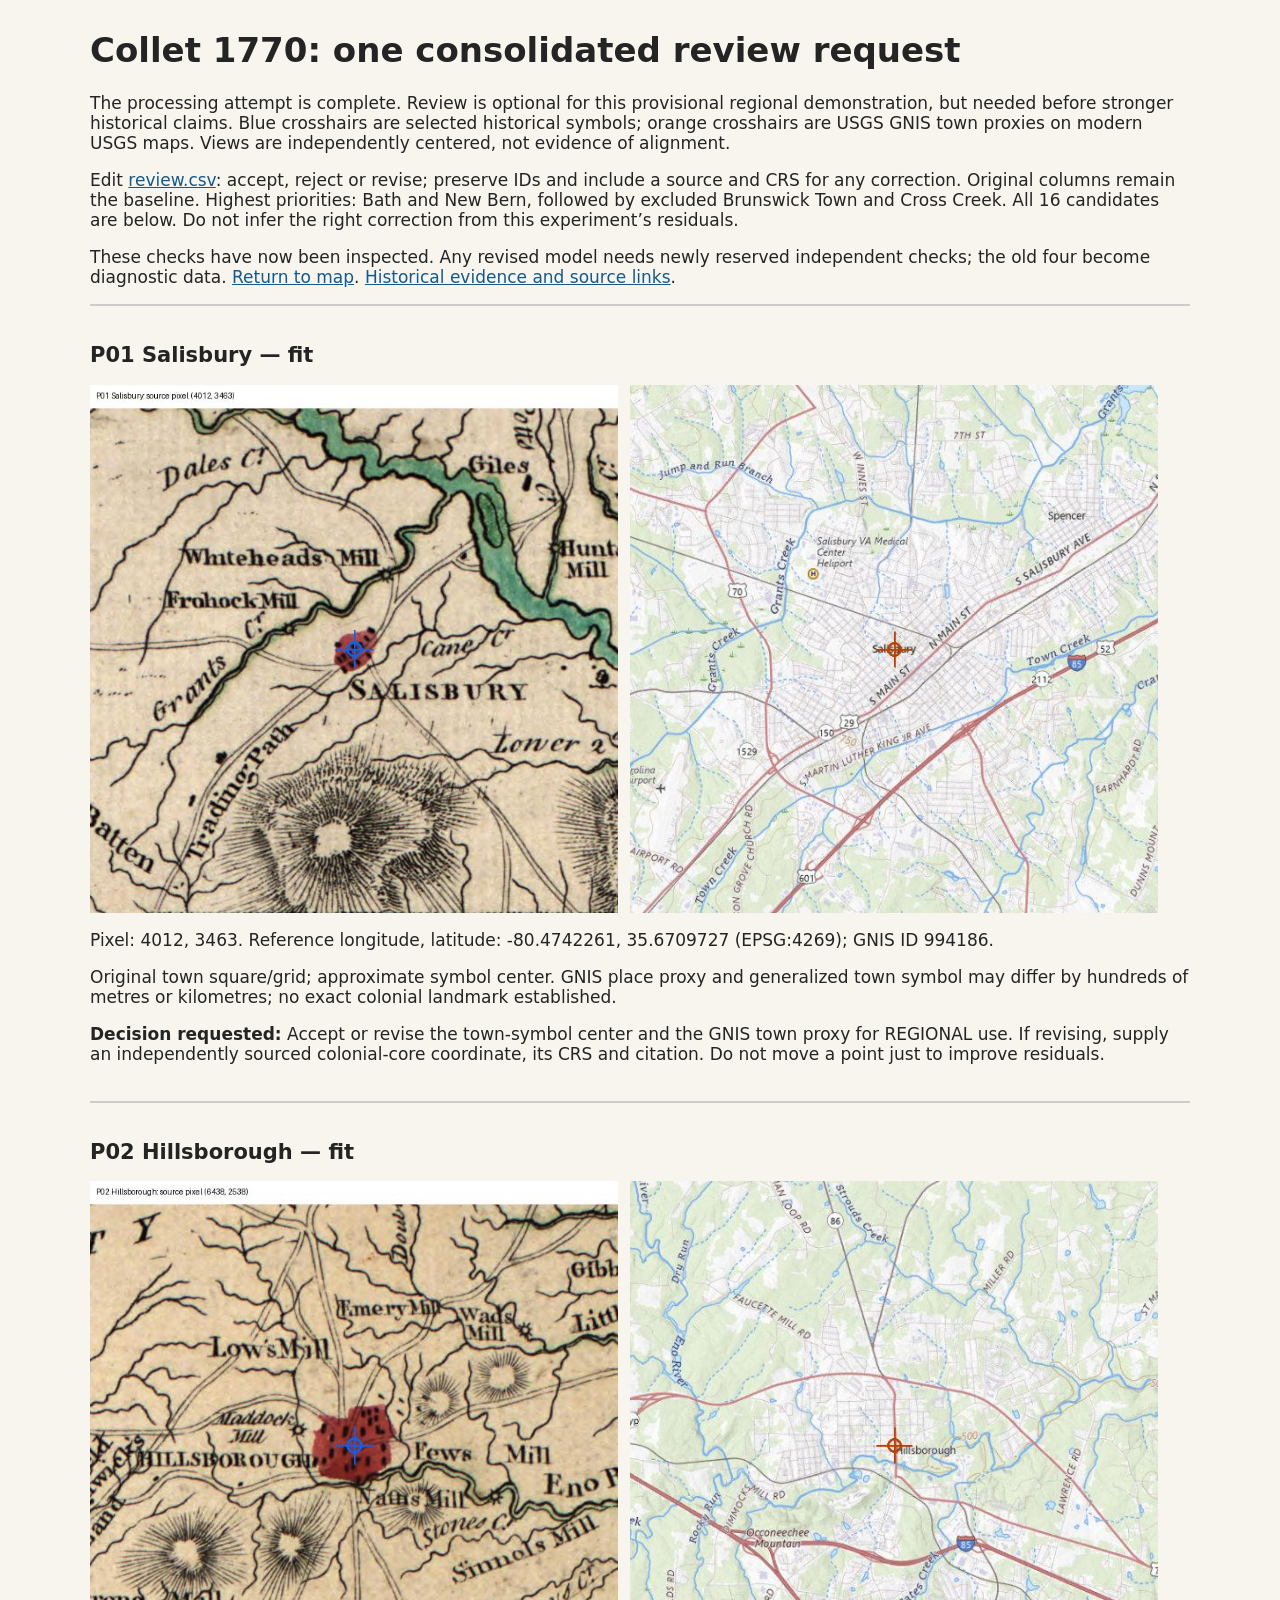
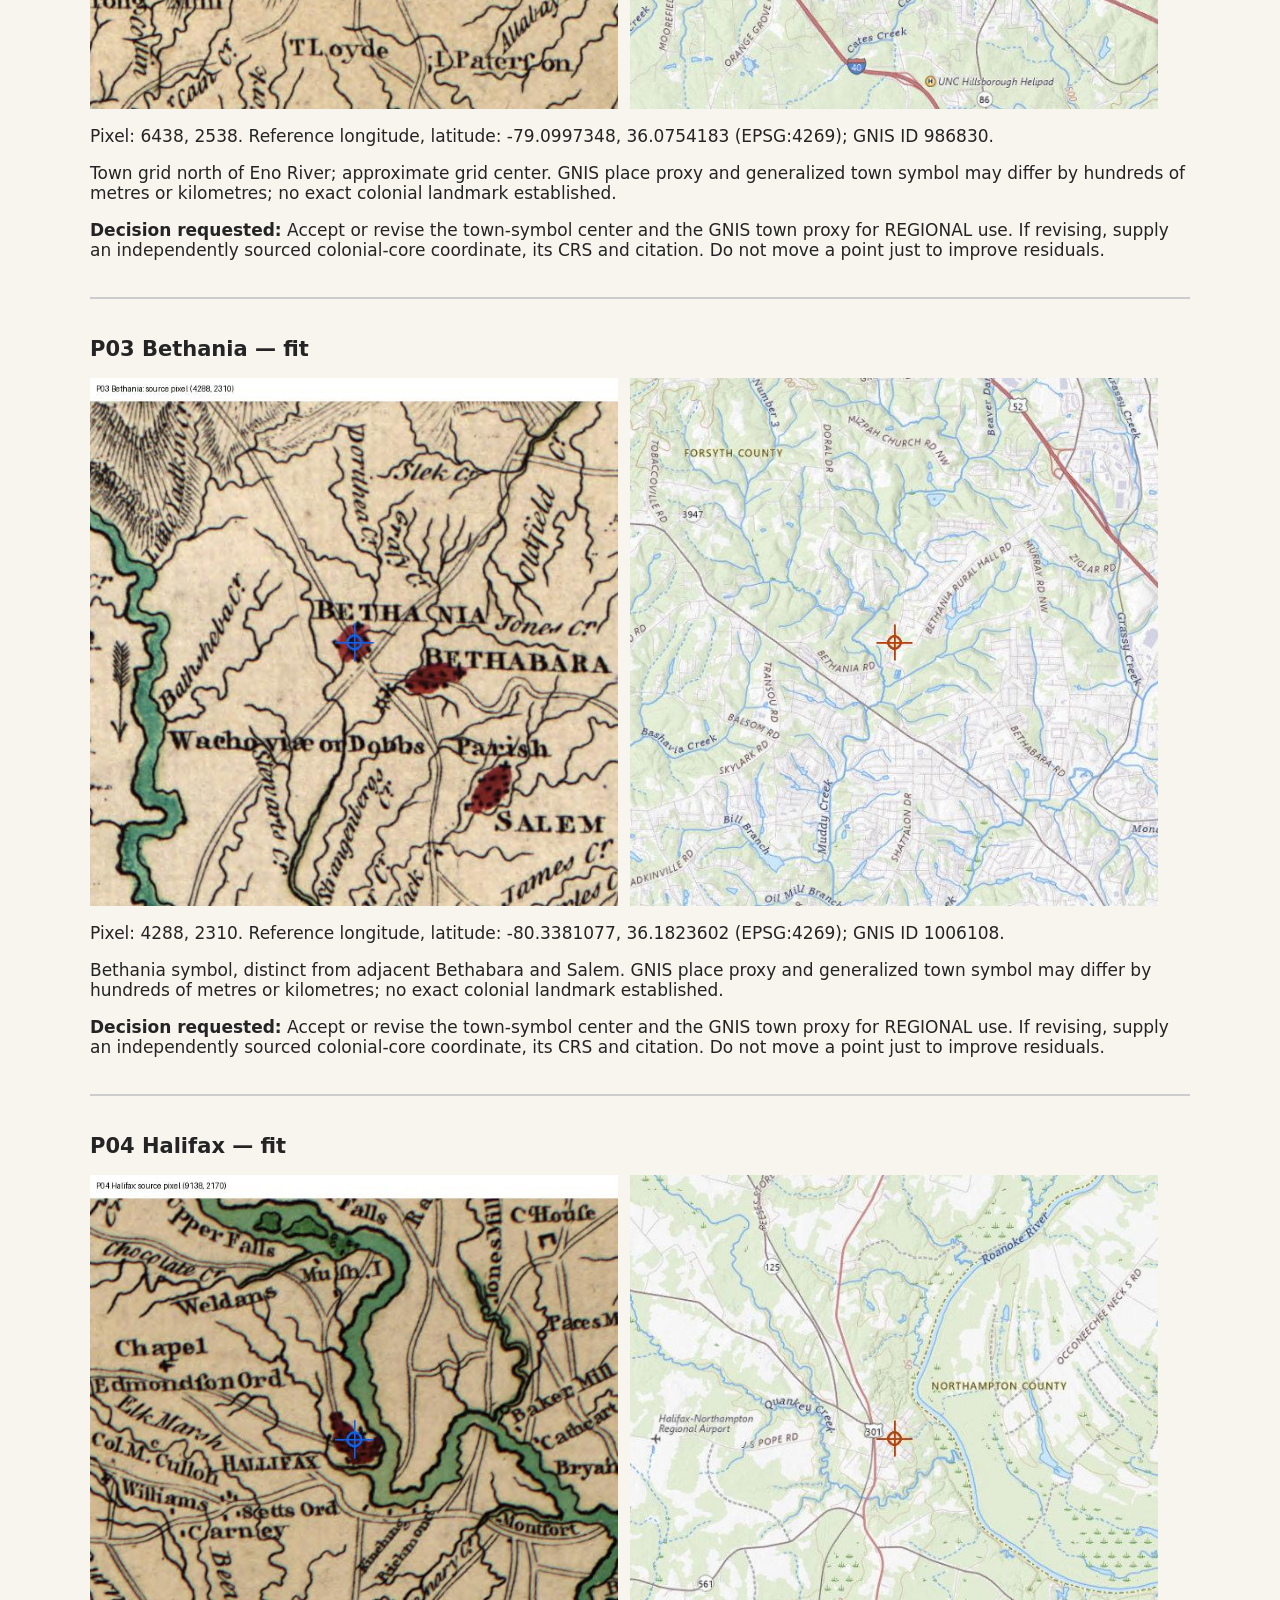
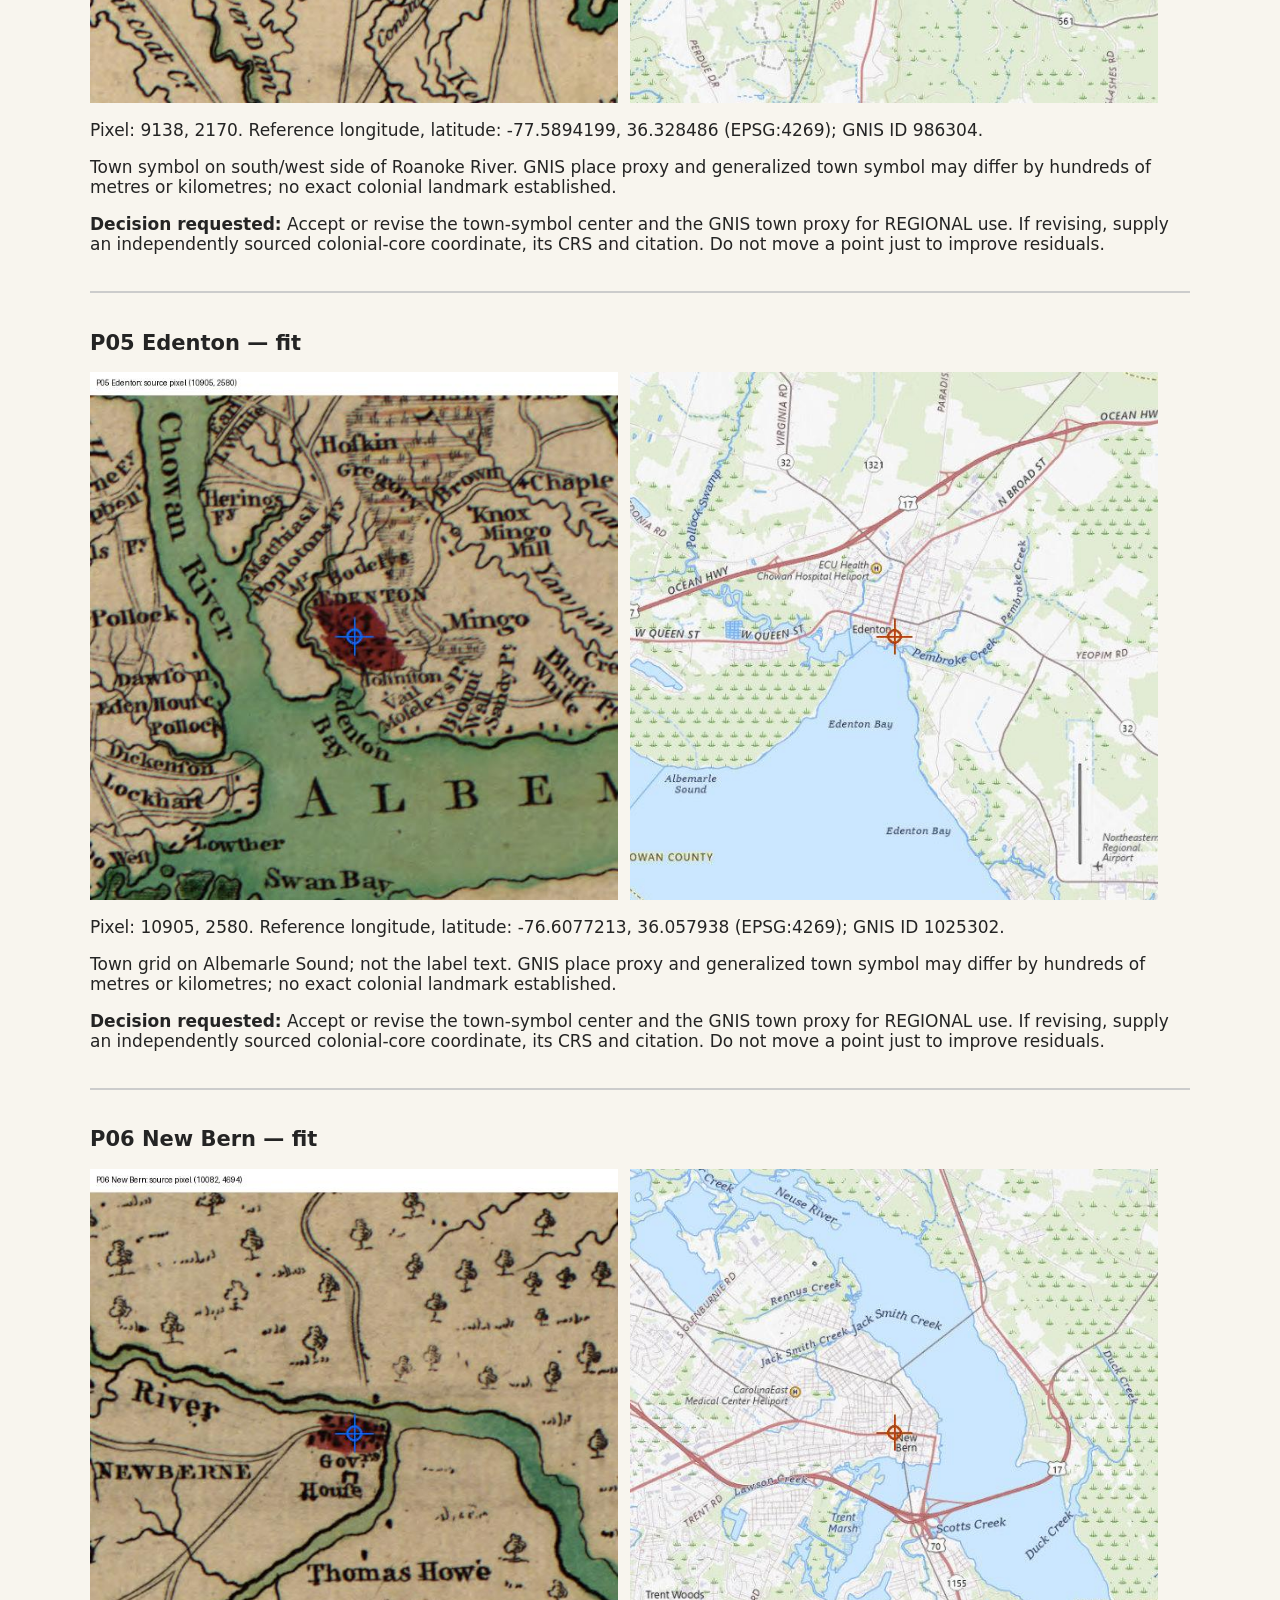
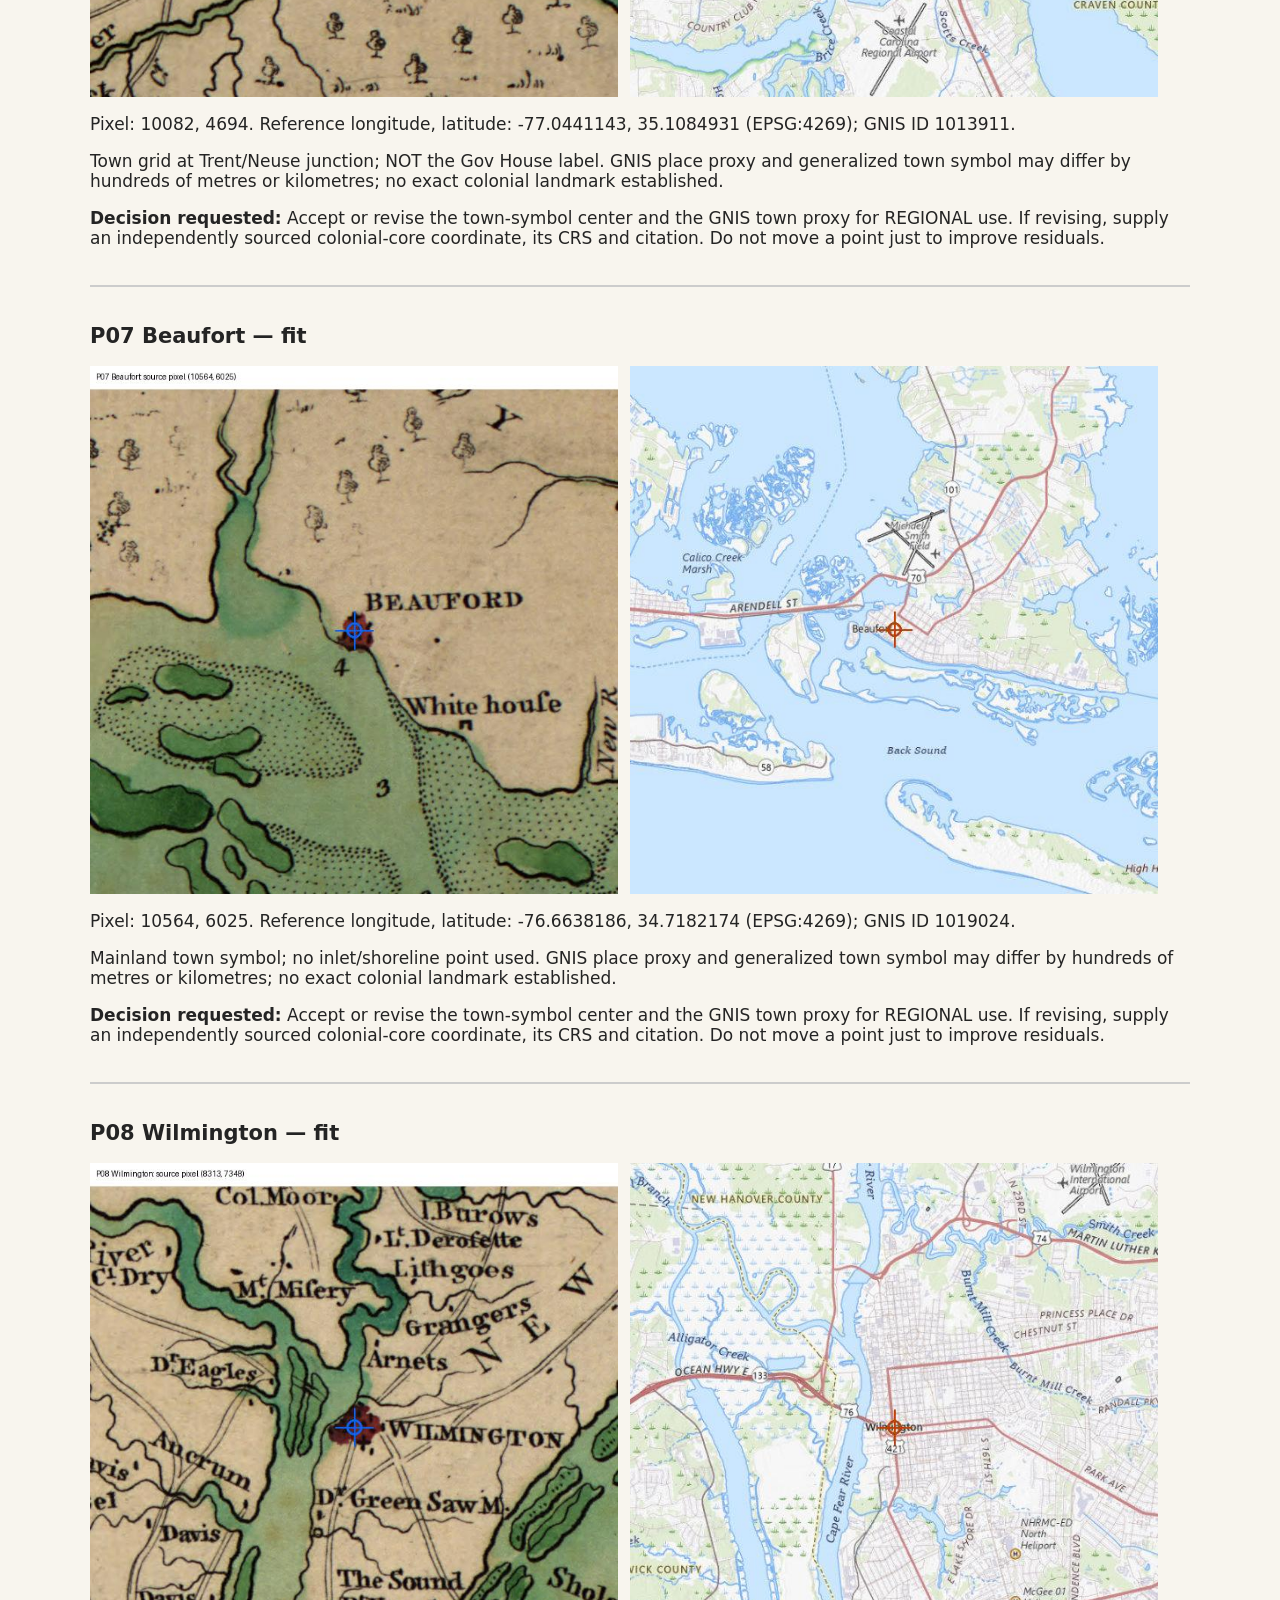
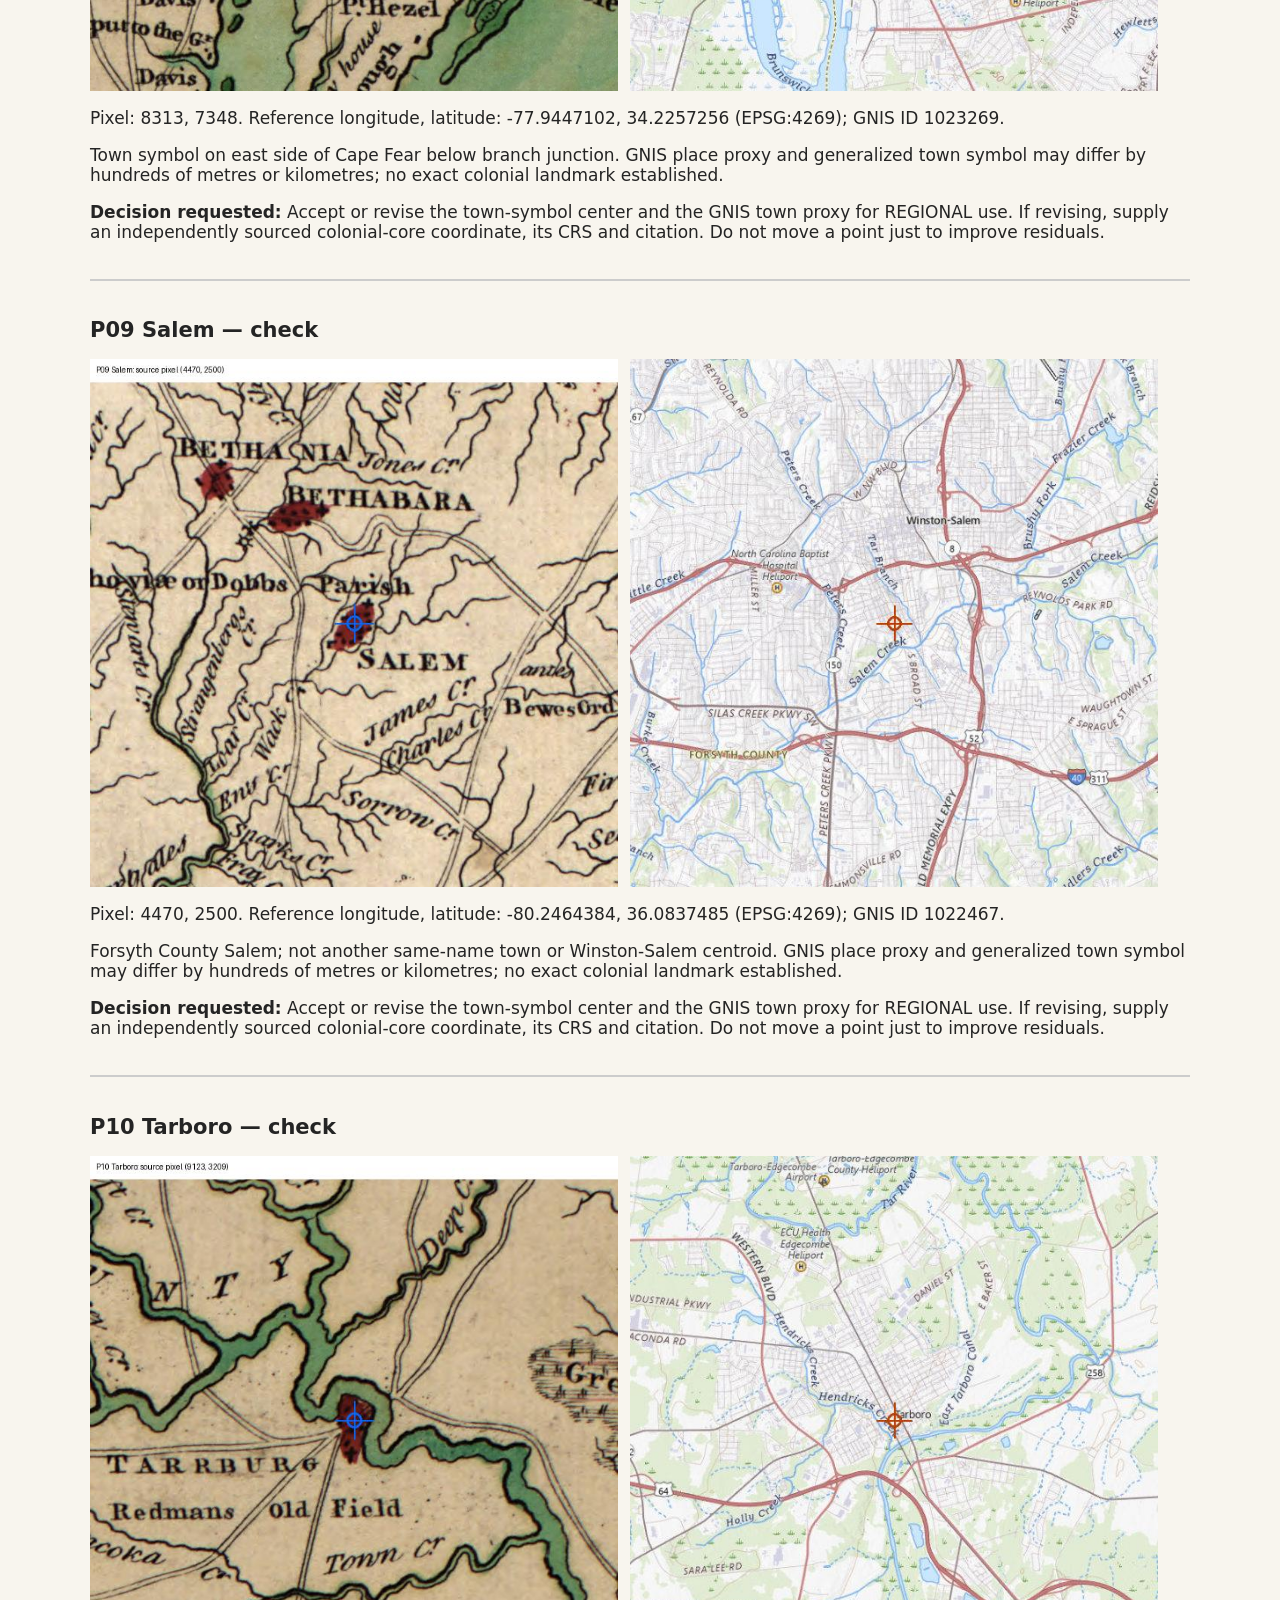
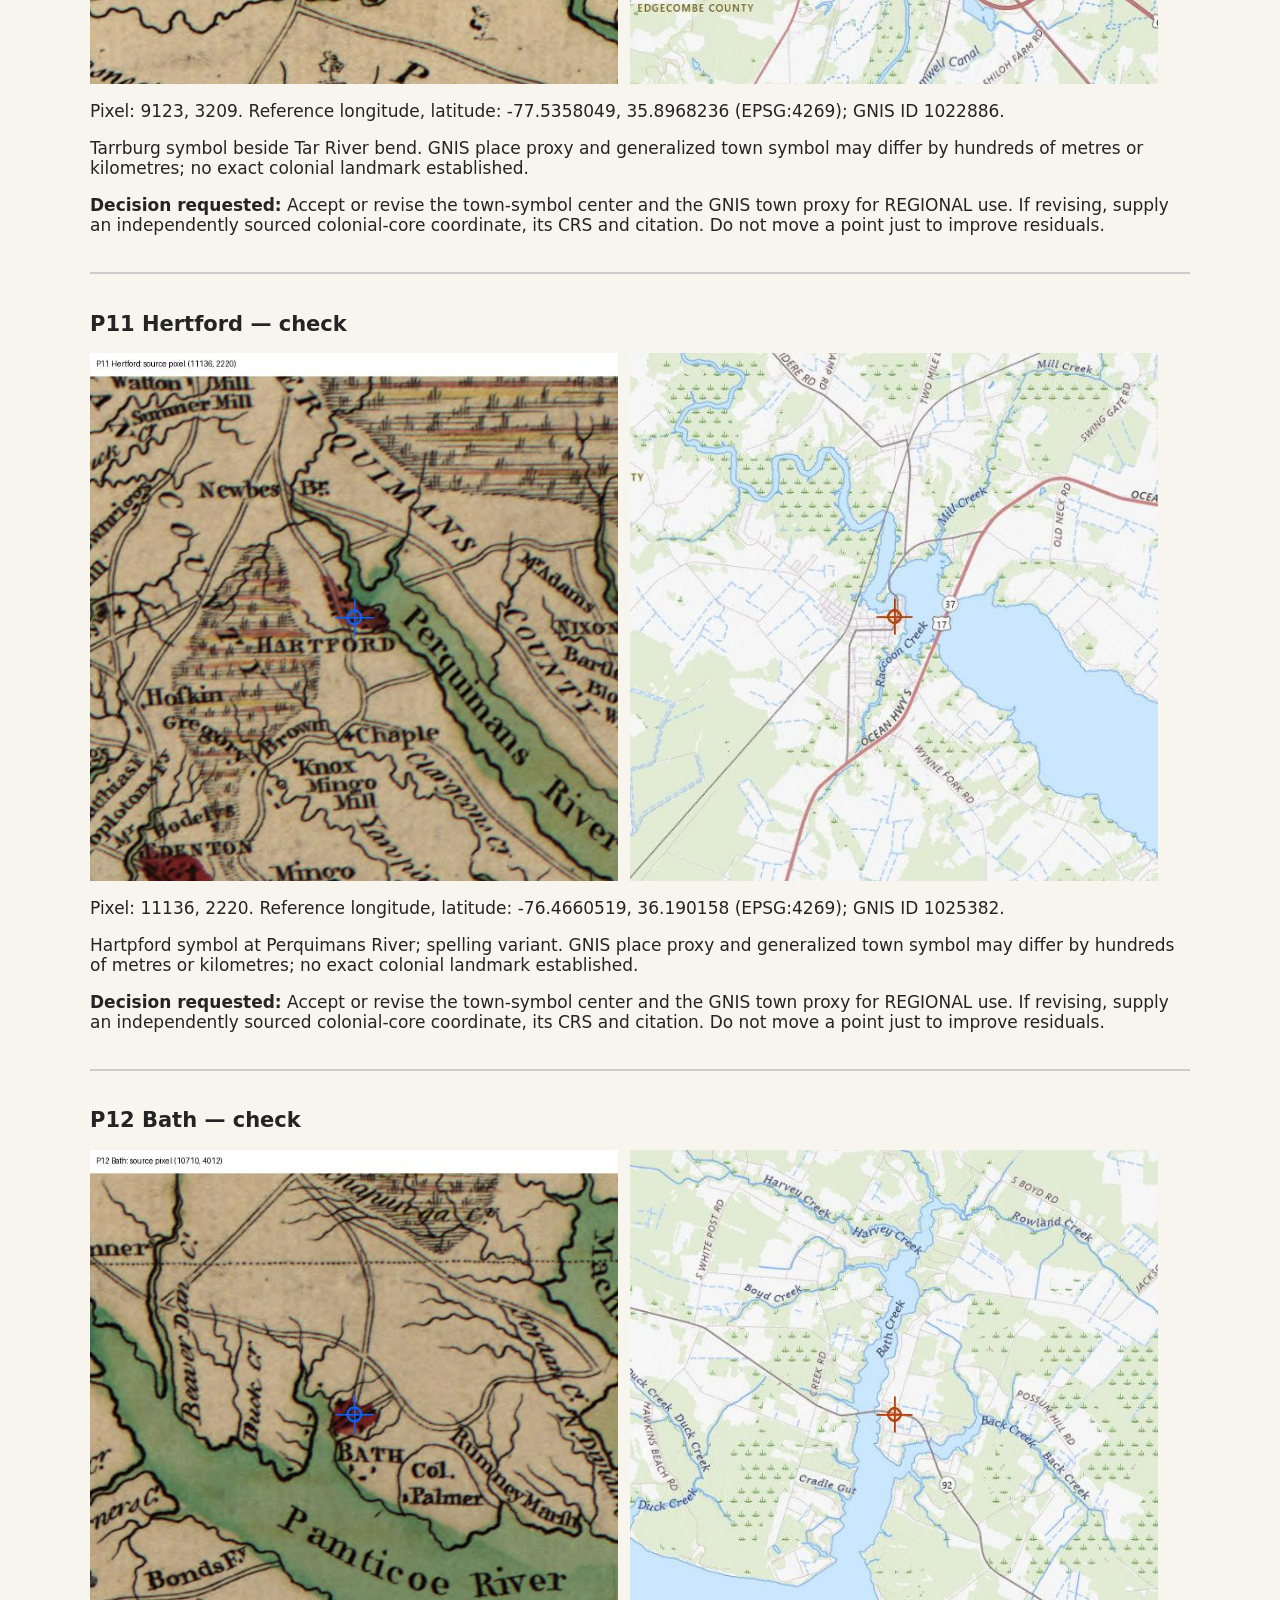
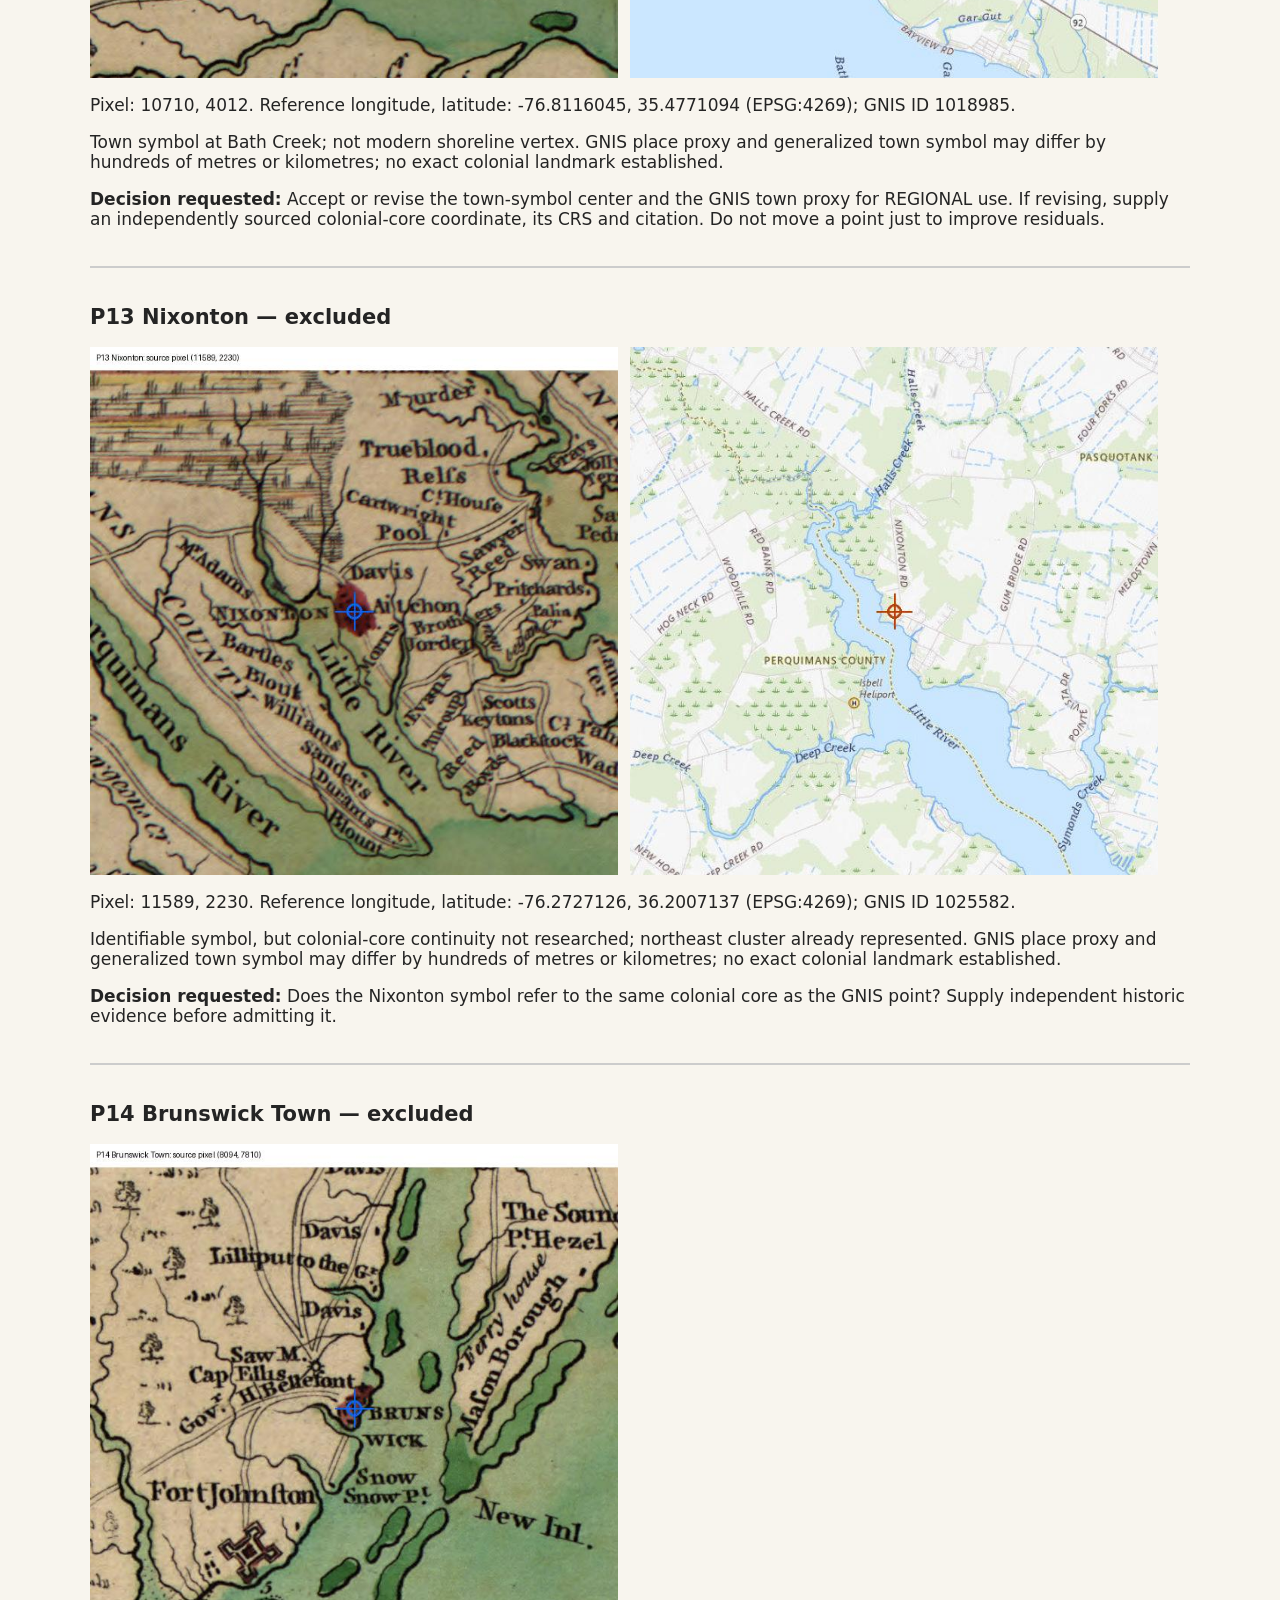
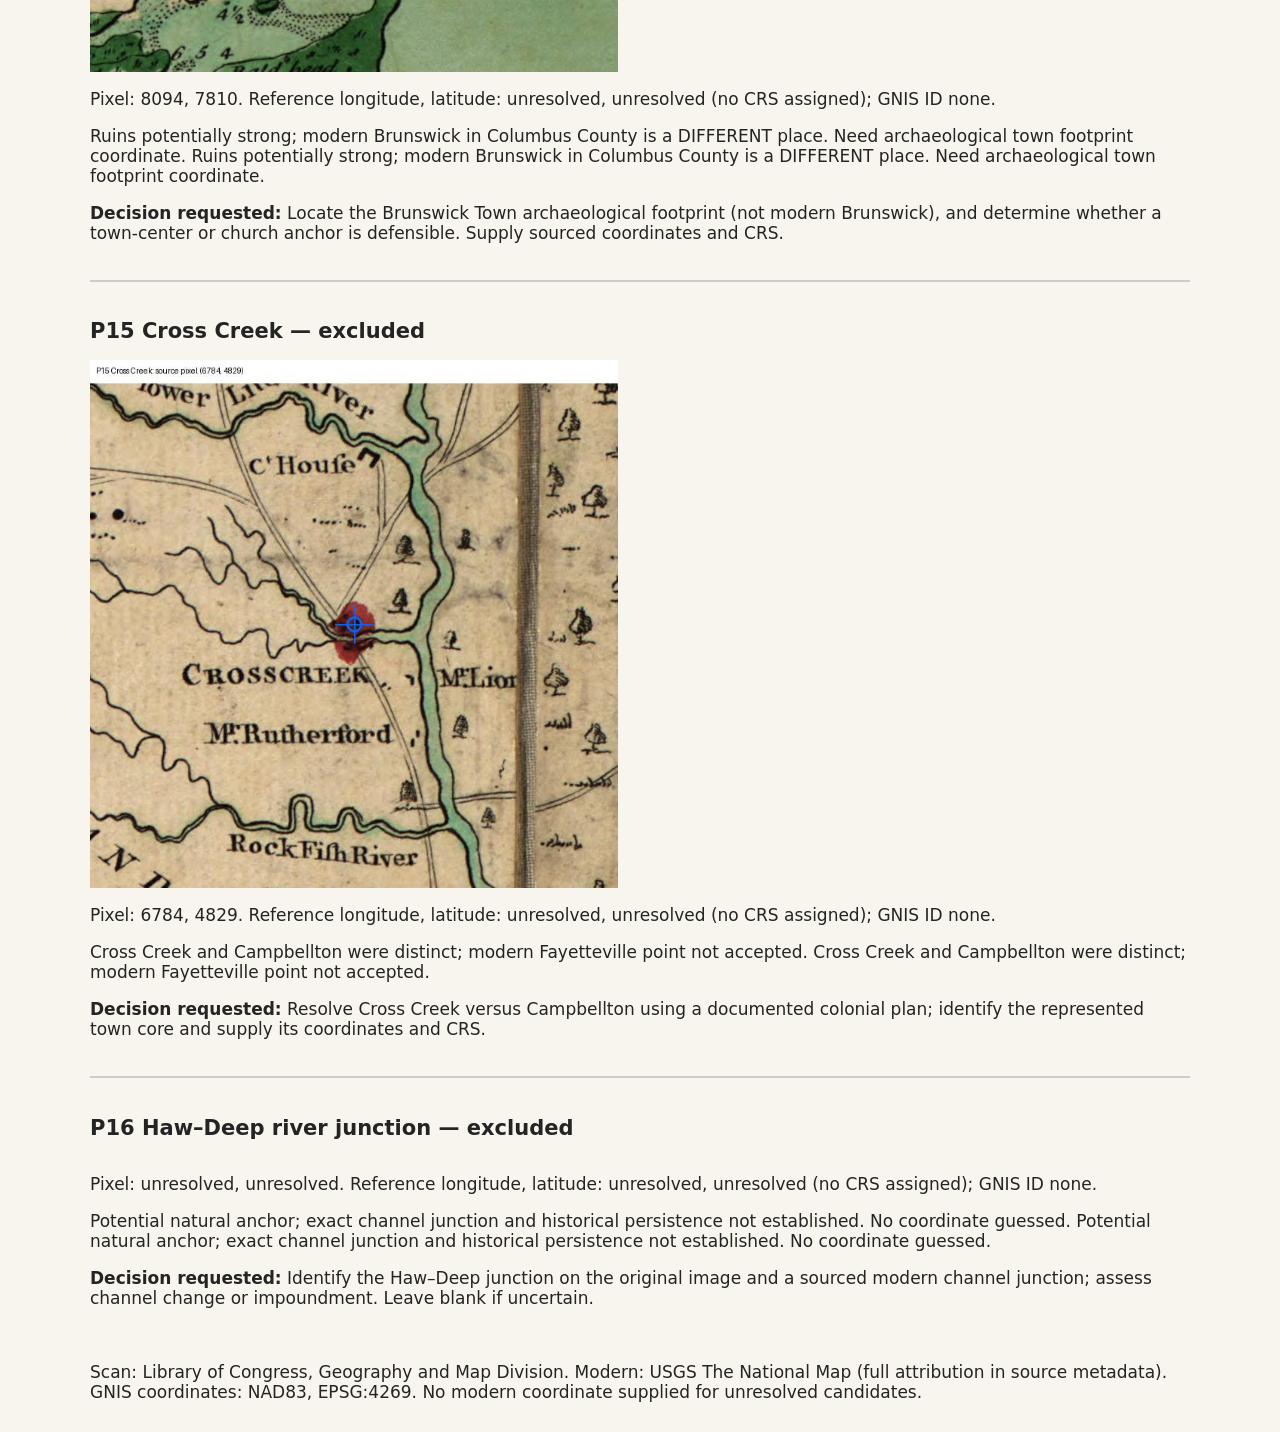
<file: research/review.html>
<!doctype html><html lang="en"><meta charset="utf-8"><meta name="viewport" content="width=device-width"><title>Collet point review</title><style>body{font:17px system-ui;max-width:1100px;margin:30px auto;padding:0 20px;background:#f8f5ee;color:#242424}article{border-top:2px solid #ccc;padding:20px 0}.images{display:flex;gap:12px}.images img{width:48%;object-fit:contain;align-self:start}h2{font-size:21px}a{color:#13598c}</style><h1>Collet 1770: one consolidated review request</h1><p>The processing attempt is complete. Review is optional for this provisional regional demonstration, but needed before stronger historical claims. Blue crosshairs are selected historical symbols; orange crosshairs are USGS GNIS town proxies on modern USGS maps. Views are independently centered, not evidence of alignment.</p><p>Edit <a href="../data/points/review.csv" download>review.csv</a>: accept, reject or revise; preserve IDs and include a source and CRS for any correction. Original columns remain the baseline. Highest priorities: Bath and New Bern, followed by excluded Brunswick Town and Cross Creek. All 16 candidates are below. Do not infer the right correction from this experiment’s residuals.</p><p>These checks have now been inspected. Any revised model needs newly reserved independent checks; the old four become diagnostic data. <a href="../app/public/">Return to map</a>. <a href="reports/reference-research.md">Historical evidence and source links</a>.</p><article><h2>P01 Salisbury — fit</h2><div class="images"><img alt="Annotated historical Salisbury symbol" src="../outputs/review/P01-historical.jpg"><img alt="USGS modern view centered at GNIS Salisbury proxy" src="../outputs/review/P01-modern.jpg"></div><p>Pixel: 4012, 3463. Reference longitude, latitude: -80.4742261, 35.6709727 (EPSG:4269); GNIS ID 994186.</p><p>Original town square/grid; approximate symbol center. GNIS place proxy and generalized town symbol may differ by hundreds of metres or kilometres; no exact colonial landmark established.</p><p><b>Decision requested:</b> Accept or revise the town-symbol center and the GNIS town proxy for REGIONAL use. If revising, supply an independently sourced colonial-core coordinate, its CRS and citation. Do not move a point just to improve residuals.</p></article><article><h2>P02 Hillsborough — fit</h2><div class="images"><img alt="Annotated historical Hillsborough symbol" src="../outputs/review/P02-historical.jpg"><img alt="USGS modern view centered at GNIS Hillsborough proxy" src="../outputs/review/P02-modern.jpg"></div><p>Pixel: 6438, 2538. Reference longitude, latitude: -79.0997348, 36.0754183 (EPSG:4269); GNIS ID 986830.</p><p>Town grid north of Eno River; approximate grid center. GNIS place proxy and generalized town symbol may differ by hundreds of metres or kilometres; no exact colonial landmark established.</p><p><b>Decision requested:</b> Accept or revise the town-symbol center and the GNIS town proxy for REGIONAL use. If revising, supply an independently sourced colonial-core coordinate, its CRS and citation. Do not move a point just to improve residuals.</p></article><article><h2>P03 Bethania — fit</h2><div class="images"><img alt="Annotated historical Bethania symbol" src="../outputs/review/P03-historical.jpg"><img alt="USGS modern view centered at GNIS Bethania proxy" src="../outputs/review/P03-modern.jpg"></div><p>Pixel: 4288, 2310. Reference longitude, latitude: -80.3381077, 36.1823602 (EPSG:4269); GNIS ID 1006108.</p><p>Bethania symbol, distinct from adjacent Bethabara and Salem. GNIS place proxy and generalized town symbol may differ by hundreds of metres or kilometres; no exact colonial landmark established.</p><p><b>Decision requested:</b> Accept or revise the town-symbol center and the GNIS town proxy for REGIONAL use. If revising, supply an independently sourced colonial-core coordinate, its CRS and citation. Do not move a point just to improve residuals.</p></article><article><h2>P04 Halifax — fit</h2><div class="images"><img alt="Annotated historical Halifax symbol" src="../outputs/review/P04-historical.jpg"><img alt="USGS modern view centered at GNIS Halifax proxy" src="../outputs/review/P04-modern.jpg"></div><p>Pixel: 9138, 2170. Reference longitude, latitude: -77.5894199, 36.328486 (EPSG:4269); GNIS ID 986304.</p><p>Town symbol on south/west side of Roanoke River. GNIS place proxy and generalized town symbol may differ by hundreds of metres or kilometres; no exact colonial landmark established.</p><p><b>Decision requested:</b> Accept or revise the town-symbol center and the GNIS town proxy for REGIONAL use. If revising, supply an independently sourced colonial-core coordinate, its CRS and citation. Do not move a point just to improve residuals.</p></article><article><h2>P05 Edenton — fit</h2><div class="images"><img alt="Annotated historical Edenton symbol" src="../outputs/review/P05-historical.jpg"><img alt="USGS modern view centered at GNIS Edenton proxy" src="../outputs/review/P05-modern.jpg"></div><p>Pixel: 10905, 2580. Reference longitude, latitude: -76.6077213, 36.057938 (EPSG:4269); GNIS ID 1025302.</p><p>Town grid on Albemarle Sound; not the label text. GNIS place proxy and generalized town symbol may differ by hundreds of metres or kilometres; no exact colonial landmark established.</p><p><b>Decision requested:</b> Accept or revise the town-symbol center and the GNIS town proxy for REGIONAL use. If revising, supply an independently sourced colonial-core coordinate, its CRS and citation. Do not move a point just to improve residuals.</p></article><article><h2>P06 New Bern — fit</h2><div class="images"><img alt="Annotated historical New Bern symbol" src="../outputs/review/P06-historical.jpg"><img alt="USGS modern view centered at GNIS New Bern proxy" src="../outputs/review/P06-modern.jpg"></div><p>Pixel: 10082, 4694. Reference longitude, latitude: -77.0441143, 35.1084931 (EPSG:4269); GNIS ID 1013911.</p><p>Town grid at Trent/Neuse junction; NOT the Gov House label. GNIS place proxy and generalized town symbol may differ by hundreds of metres or kilometres; no exact colonial landmark established.</p><p><b>Decision requested:</b> Accept or revise the town-symbol center and the GNIS town proxy for REGIONAL use. If revising, supply an independently sourced colonial-core coordinate, its CRS and citation. Do not move a point just to improve residuals.</p></article><article><h2>P07 Beaufort — fit</h2><div class="images"><img alt="Annotated historical Beaufort symbol" src="../outputs/review/P07-historical.jpg"><img alt="USGS modern view centered at GNIS Beaufort proxy" src="../outputs/review/P07-modern.jpg"></div><p>Pixel: 10564, 6025. Reference longitude, latitude: -76.6638186, 34.7182174 (EPSG:4269); GNIS ID 1019024.</p><p>Mainland town symbol; no inlet/shoreline point used. GNIS place proxy and generalized town symbol may differ by hundreds of metres or kilometres; no exact colonial landmark established.</p><p><b>Decision requested:</b> Accept or revise the town-symbol center and the GNIS town proxy for REGIONAL use. If revising, supply an independently sourced colonial-core coordinate, its CRS and citation. Do not move a point just to improve residuals.</p></article><article><h2>P08 Wilmington — fit</h2><div class="images"><img alt="Annotated historical Wilmington symbol" src="../outputs/review/P08-historical.jpg"><img alt="USGS modern view centered at GNIS Wilmington proxy" src="../outputs/review/P08-modern.jpg"></div><p>Pixel: 8313, 7348. Reference longitude, latitude: -77.9447102, 34.2257256 (EPSG:4269); GNIS ID 1023269.</p><p>Town symbol on east side of Cape Fear below branch junction. GNIS place proxy and generalized town symbol may differ by hundreds of metres or kilometres; no exact colonial landmark established.</p><p><b>Decision requested:</b> Accept or revise the town-symbol center and the GNIS town proxy for REGIONAL use. If revising, supply an independently sourced colonial-core coordinate, its CRS and citation. Do not move a point just to improve residuals.</p></article><article><h2>P09 Salem — check</h2><div class="images"><img alt="Annotated historical Salem symbol" src="../outputs/review/P09-historical.jpg"><img alt="USGS modern view centered at GNIS Salem proxy" src="../outputs/review/P09-modern.jpg"></div><p>Pixel: 4470, 2500. Reference longitude, latitude: -80.2464384, 36.0837485 (EPSG:4269); GNIS ID 1022467.</p><p>Forsyth County Salem; not another same-name town or Winston-Salem centroid. GNIS place proxy and generalized town symbol may differ by hundreds of metres or kilometres; no exact colonial landmark established.</p><p><b>Decision requested:</b> Accept or revise the town-symbol center and the GNIS town proxy for REGIONAL use. If revising, supply an independently sourced colonial-core coordinate, its CRS and citation. Do not move a point just to improve residuals.</p></article><article><h2>P10 Tarboro — check</h2><div class="images"><img alt="Annotated historical Tarboro symbol" src="../outputs/review/P10-historical.jpg"><img alt="USGS modern view centered at GNIS Tarboro proxy" src="../outputs/review/P10-modern.jpg"></div><p>Pixel: 9123, 3209. Reference longitude, latitude: -77.5358049, 35.8968236 (EPSG:4269); GNIS ID 1022886.</p><p>Tarrburg symbol beside Tar River bend. GNIS place proxy and generalized town symbol may differ by hundreds of metres or kilometres; no exact colonial landmark established.</p><p><b>Decision requested:</b> Accept or revise the town-symbol center and the GNIS town proxy for REGIONAL use. If revising, supply an independently sourced colonial-core coordinate, its CRS and citation. Do not move a point just to improve residuals.</p></article><article><h2>P11 Hertford — check</h2><div class="images"><img alt="Annotated historical Hertford symbol" src="../outputs/review/P11-historical.jpg"><img alt="USGS modern view centered at GNIS Hertford proxy" src="../outputs/review/P11-modern.jpg"></div><p>Pixel: 11136, 2220. Reference longitude, latitude: -76.4660519, 36.190158 (EPSG:4269); GNIS ID 1025382.</p><p>Hartpford symbol at Perquimans River; spelling variant. GNIS place proxy and generalized town symbol may differ by hundreds of metres or kilometres; no exact colonial landmark established.</p><p><b>Decision requested:</b> Accept or revise the town-symbol center and the GNIS town proxy for REGIONAL use. If revising, supply an independently sourced colonial-core coordinate, its CRS and citation. Do not move a point just to improve residuals.</p></article><article><h2>P12 Bath — check</h2><div class="images"><img alt="Annotated historical Bath symbol" src="../outputs/review/P12-historical.jpg"><img alt="USGS modern view centered at GNIS Bath proxy" src="../outputs/review/P12-modern.jpg"></div><p>Pixel: 10710, 4012. Reference longitude, latitude: -76.8116045, 35.4771094 (EPSG:4269); GNIS ID 1018985.</p><p>Town symbol at Bath Creek; not modern shoreline vertex. GNIS place proxy and generalized town symbol may differ by hundreds of metres or kilometres; no exact colonial landmark established.</p><p><b>Decision requested:</b> Accept or revise the town-symbol center and the GNIS town proxy for REGIONAL use. If revising, supply an independently sourced colonial-core coordinate, its CRS and citation. Do not move a point just to improve residuals.</p></article><article><h2>P13 Nixonton — excluded</h2><div class="images"><img alt="Annotated historical Nixonton symbol" src="../outputs/review/P13-historical.jpg"><img alt="USGS modern view centered at GNIS Nixonton proxy" src="../outputs/review/P13-modern.jpg"></div><p>Pixel: 11589, 2230. Reference longitude, latitude: -76.2727126, 36.2007137 (EPSG:4269); GNIS ID 1025582.</p><p>Identifiable symbol, but colonial-core continuity not researched; northeast cluster already represented. GNIS place proxy and generalized town symbol may differ by hundreds of metres or kilometres; no exact colonial landmark established.</p><p><b>Decision requested:</b> Does the Nixonton symbol refer to the same colonial core as the GNIS point? Supply independent historic evidence before admitting it.</p></article><article><h2>P14 Brunswick Town — excluded</h2><div class="images"><img alt="Annotated historical Brunswick Town symbol" src="../outputs/review/P14-historical.jpg"></div><p>Pixel: 8094, 7810. Reference longitude, latitude: unresolved, unresolved (no CRS assigned); GNIS ID none.</p><p>Ruins potentially strong; modern Brunswick in Columbus County is a DIFFERENT place. Need archaeological town footprint coordinate. Ruins potentially strong; modern Brunswick in Columbus County is a DIFFERENT place. Need archaeological town footprint coordinate.</p><p><b>Decision requested:</b> Locate the Brunswick Town archaeological footprint (not modern Brunswick), and determine whether a town-center or church anchor is defensible. Supply sourced coordinates and CRS.</p></article><article><h2>P15 Cross Creek — excluded</h2><div class="images"><img alt="Annotated historical Cross Creek symbol" src="../outputs/review/P15-historical.jpg"></div><p>Pixel: 6784, 4829. Reference longitude, latitude: unresolved, unresolved (no CRS assigned); GNIS ID none.</p><p>Cross Creek and Campbellton were distinct; modern Fayetteville point not accepted. Cross Creek and Campbellton were distinct; modern Fayetteville point not accepted.</p><p><b>Decision requested:</b> Resolve Cross Creek versus Campbellton using a documented colonial plan; identify the represented town core and supply its coordinates and CRS.</p></article><article><h2>P16 Haw–Deep river junction — excluded</h2><div class="images"></div><p>Pixel: unresolved, unresolved. Reference longitude, latitude: unresolved, unresolved (no CRS assigned); GNIS ID none.</p><p>Potential natural anchor; exact channel junction and historical persistence not established. No coordinate guessed. Potential natural anchor; exact channel junction and historical persistence not established. No coordinate guessed.</p><p><b>Decision requested:</b> Identify the Haw–Deep junction on the original image and a sourced modern channel junction; assess channel change or impoundment. Leave blank if uncertain.</p></article><p>Scan: Library of Congress, Geography and Map Division. Modern: USGS The National Map (full attribution in source metadata). GNIS coordinates: NAD83, EPSG:4269. No modern coordinate supplied for unresolved candidates.</p></html>
</file>
